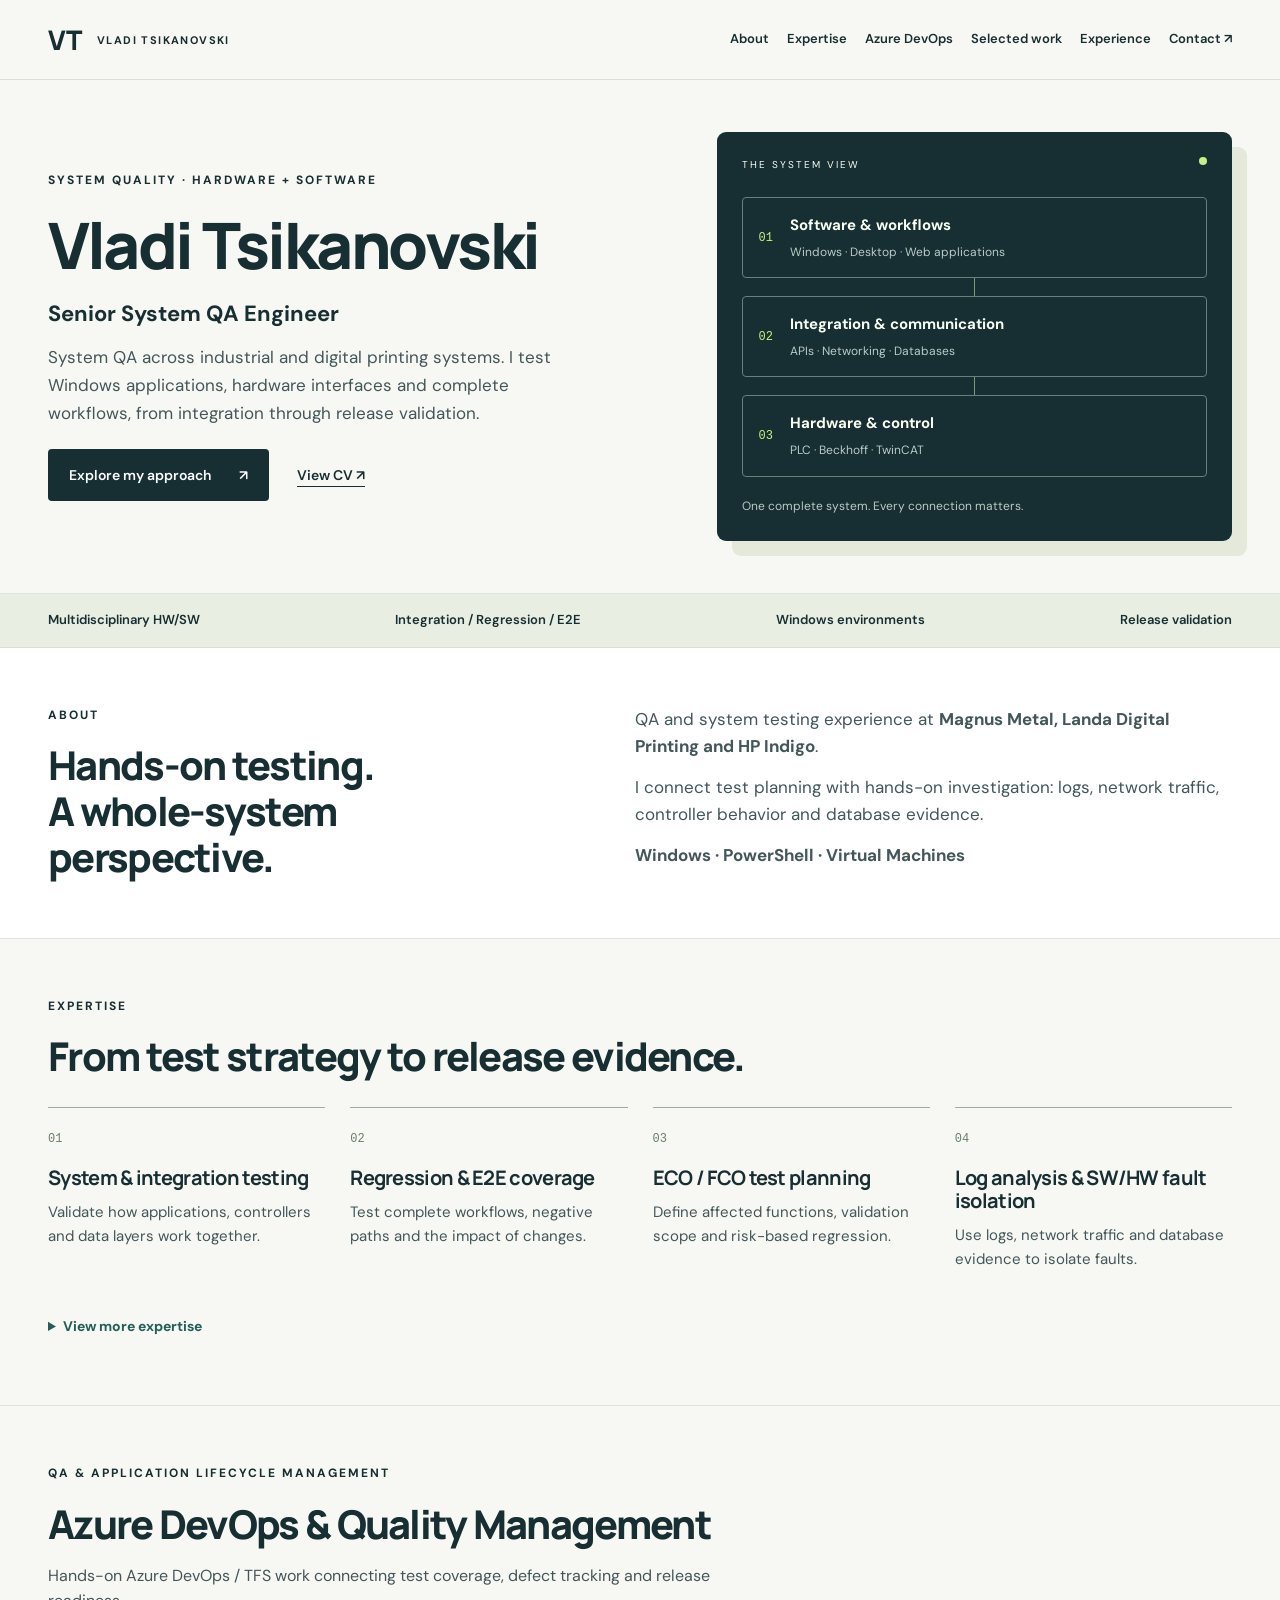
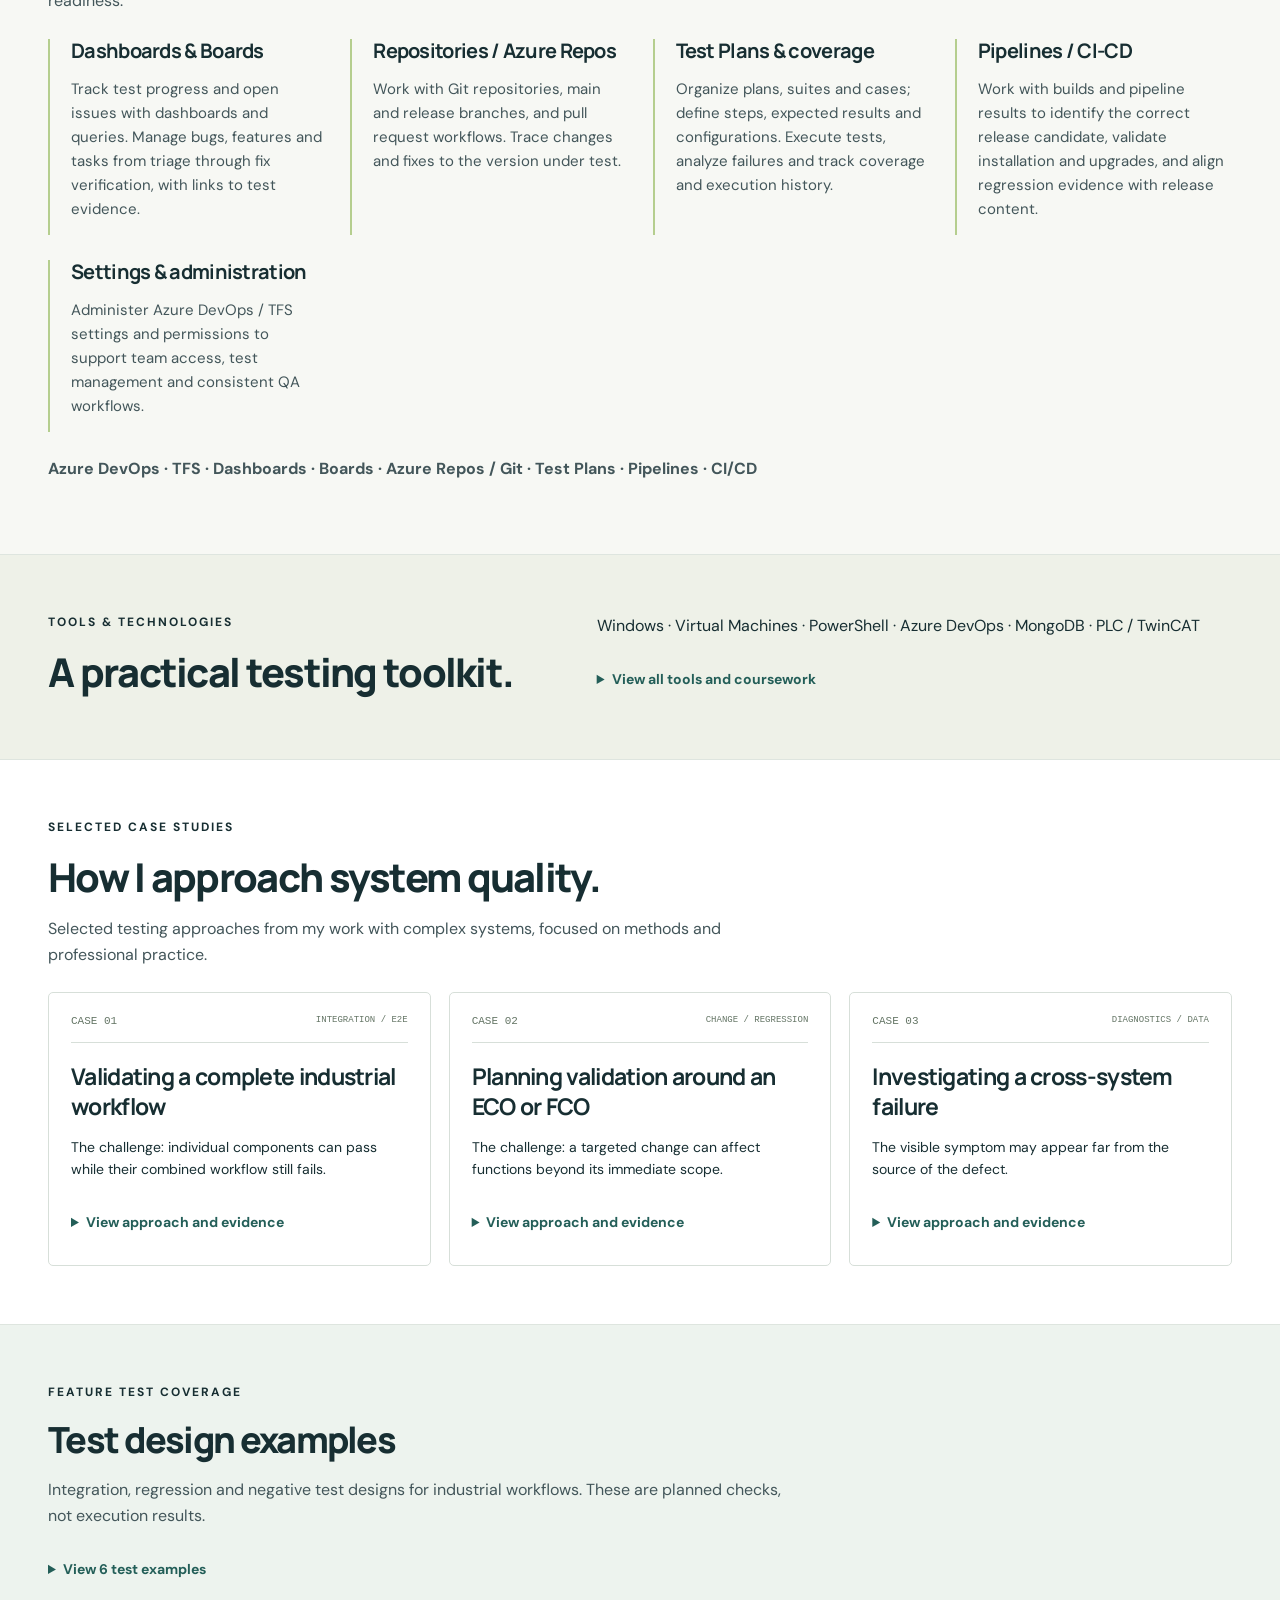
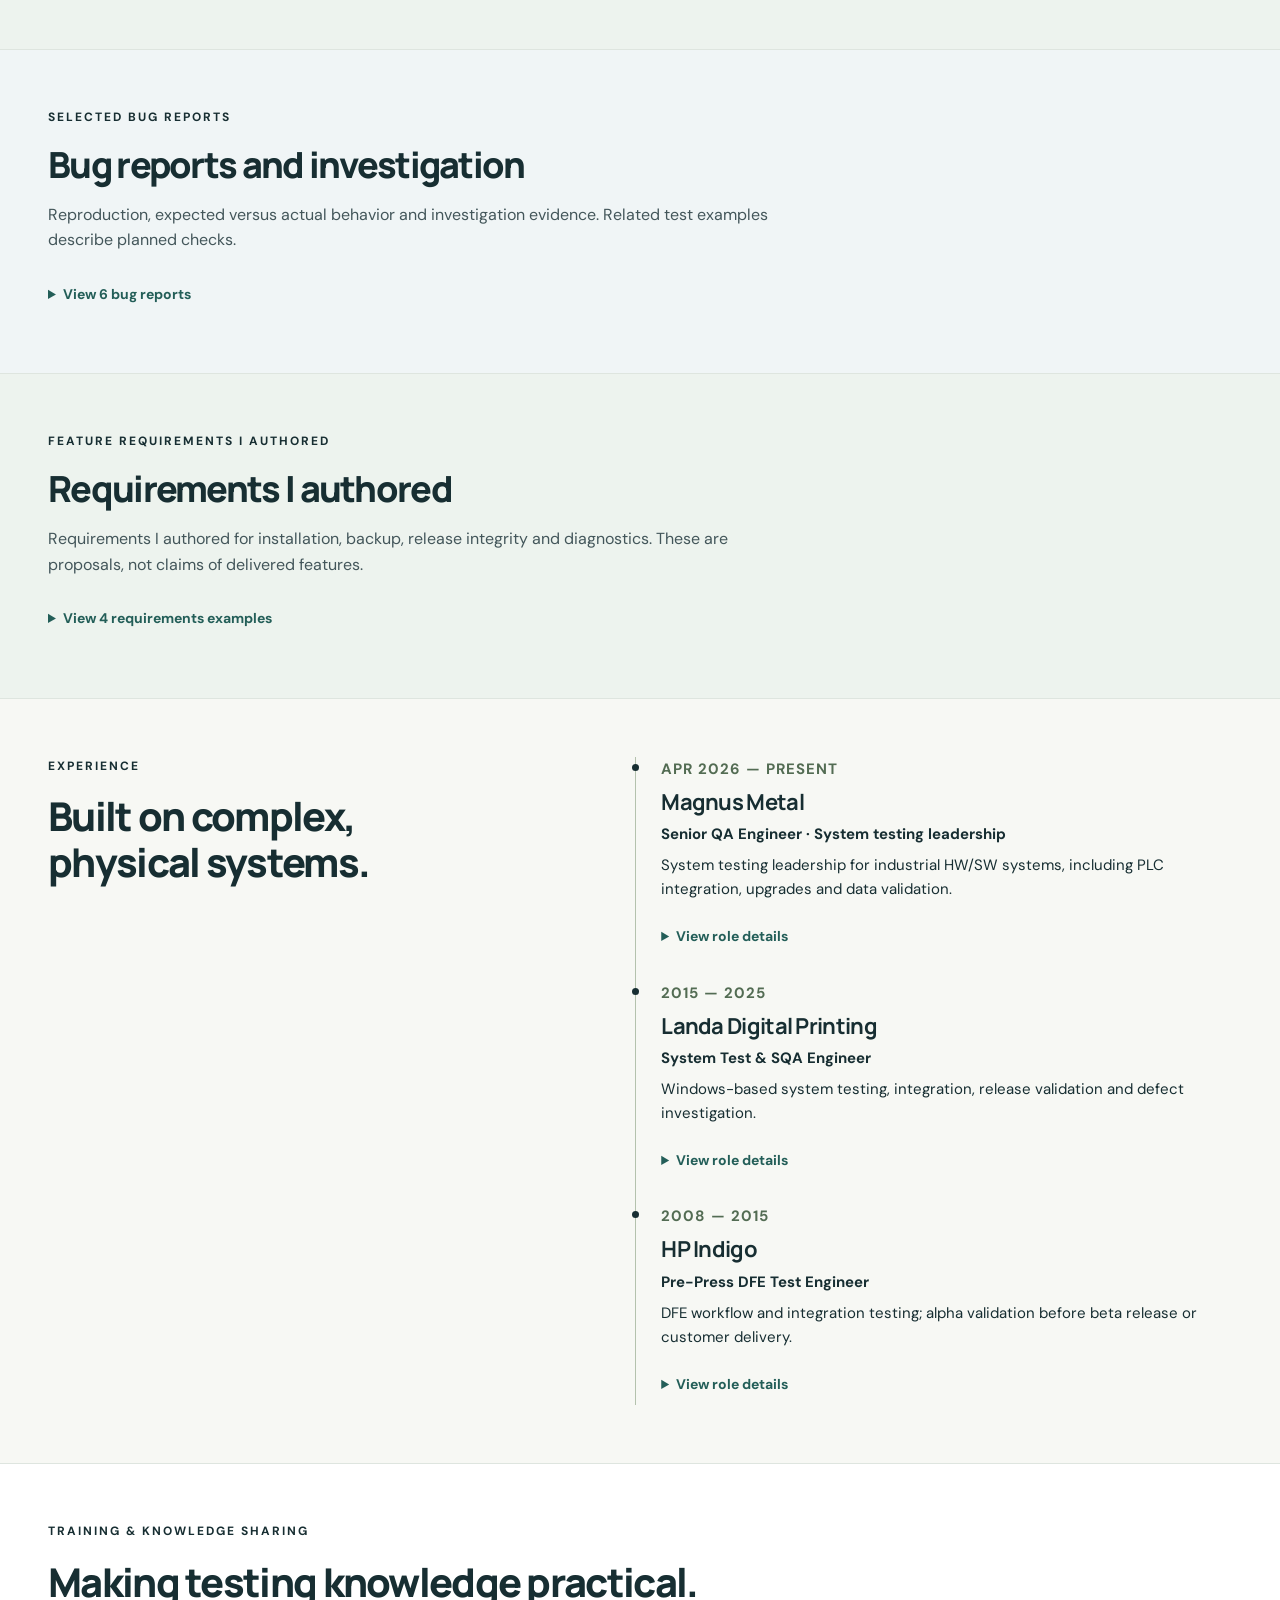
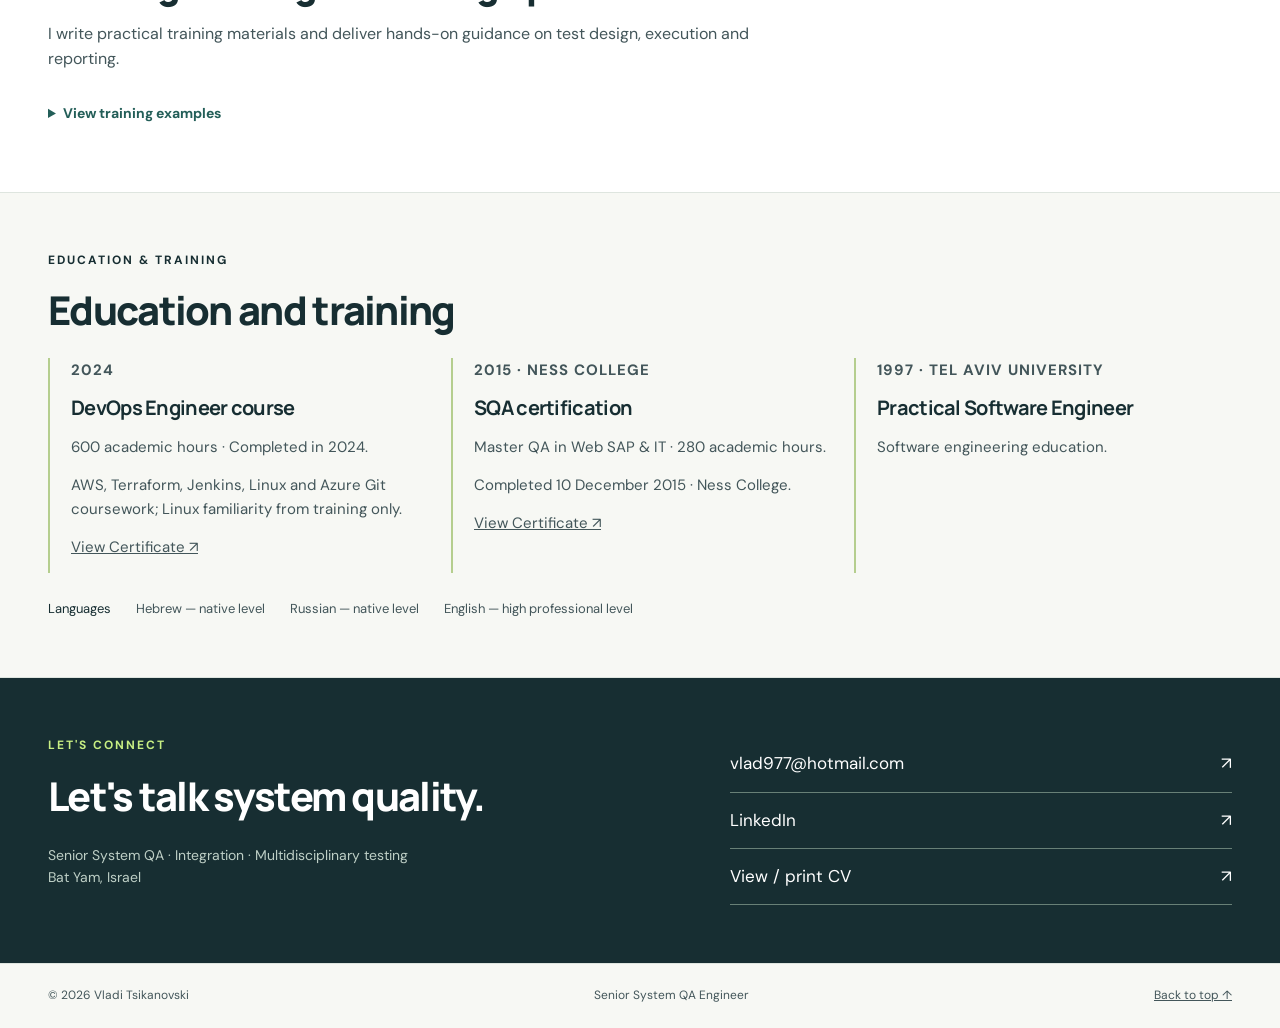
<file: index.html>
<!doctype html>
<html lang="en"><head><meta charset="utf-8"><meta name="viewport" content="width=device-width,initial-scale=1"><meta name="description" content="Vladi Tsikanovski — Senior System QA Engineer. Multidisciplinary hardware/software, Windows, integration, regression and end-to-end testing."><meta name="theme-color" content="#142e32"><title>Vladi Tsikanovski | Senior System QA Engineer</title><link rel="stylesheet" href="style.css?v=feedback-20260914"></head>

<body><a class="skip" href="#main">Skip to content</a><header><a class="brand" href="#">VT<span>VLADI TSIKANOVSKI</span></a><nav aria-label="Main navigation"><a href="#about">About</a><a href="#expertise">Expertise</a><a href="#azure-devops">Azure DevOps</a><a href="#work">Selected work</a><a href="#experience">Experience</a><a href="#contact">Contact ↗</a></nav></header>

<main id="main"><section class="hero"><div><p class="eyebrow">SYSTEM QUALITY · HARDWARE + SOFTWARE</p><h1>Vladi Tsikanovski</h1><p class="intro"><strong>Senior System QA Engineer</strong></p><p class="lede">System QA across industrial and digital printing systems. I test Windows applications, hardware interfaces and complete workflows, from integration through release validation.</p><div class="actions"><a class="button" href="#work">Explore my approach <span>↗</span></a><a class="text-link" href="cv.html">View CV ↗</a></div></div><aside class="system" aria-label="Testing focus"><div class="system-top"><span>THE SYSTEM VIEW</span><span class="dot"></span></div><div class="layer"><span>01</span><div><b>Software &amp; workflows</b><small>Windows · Desktop · Web applications</small></div></div><div class="connector"></div><div class="layer"><span>02</span><div><b>Integration &amp; communication</b><small>APIs · Networking · Databases</small></div></div><div class="connector"></div><div class="layer"><span>03</span><div><b>Hardware &amp; control</b><small>PLC · Beckhoff · TwinCAT</small></div></div><p class="system-foot">One complete system. Every connection matters.</p></aside></section>

<div class="ribbon"><span>Multidisciplinary HW/SW</span><span>Integration / Regression / E2E</span><span>Windows environments</span><span>Release validation</span></div>

<section id="about" class="split"><div><p class="eyebrow">ABOUT</p><h2>Hands-on testing.<br>A whole-system perspective.</h2></div><div class="body-copy"><p>QA and system testing experience at <strong>Magnus Metal, Landa Digital Printing and HP Indigo</strong>.</p><p>I connect test planning with hands-on investigation: logs, network traffic, controller behavior and database evidence.</p><p><strong>Windows · PowerShell · Virtual Machines</strong></p></div></section>

<section id="expertise"><p class="eyebrow">EXPERTISE</p><h2>From test strategy to release evidence.</h2><div class="grid expertise"><article><span class="number">01</span><h3>System &amp; integration testing</h3><p>Validate how applications, controllers and data layers work together.</p></article><article><span class="number">02</span><h3>Regression &amp; E2E coverage</h3><p>Test complete workflows, negative paths and the impact of changes.</p></article><article><span class="number">03</span><h3>ECO / FCO test planning</h3><p>Define affected functions, validation scope and risk-based regression.</p></article><article><span class="number">04</span><h3>Log analysis &amp; SW/HW fault isolation</h3><p>Use logs, network traffic and database evidence to isolate faults.</p></article></div><details class="more"><summary>View more expertise</summary><div class="grid expertise"><article><span class="number">05</span><h3>API testing</h3><p>Validate requests, responses, status codes and data consistency, including error handling and negative scenarios across system interfaces.</p></article><article><span class="number">06</span><h3>Desktop &amp; web applications</h3><p>Test functional behavior and complete user workflows across Windows desktop and web applications, with integration and regression coverage.</p></article><article><span class="number">07</span><h3>Version &amp; release content management</h3><p>Track builds and release scope: included features, fixes and known issues. Align test coverage and results with the relevant version and configuration.</p></article><article><span class="number">08</span><h3>Installation &amp; upgrade validation</h3><p>Install and validate builds, check upgrades and environment configuration, and run post-installation sanity and regression tests on physical systems and virtual machines.</p></article></div></details></section>

<section id="azure-devops" aria-labelledby="azure-devops-title"><p class="eyebrow">QA &amp; APPLICATION LIFECYCLE MANAGEMENT</p><h2 id="azure-devops-title">Azure DevOps &amp; Quality Management</h2><p class="section-intro">Hands-on Azure DevOps / TFS work connecting test coverage, defect tracking and release readiness.</p><div class="grid education" style="grid-template-columns:repeat(auto-fit,minmax(min(100%,260px),1fr))"><article><h3>Dashboards &amp; Boards</h3><p>Track test progress and open issues with dashboards and queries. Manage bugs, features and tasks from triage through fix verification, with links to test evidence.</p></article><article><h3>Repositories / Azure Repos</h3><p>Work with Git repositories, main and release branches, and pull request workflows. Trace changes and fixes to the version under test.</p></article><article><h3>Test Plans &amp; coverage</h3><p>Organize plans, suites and cases; define steps, expected results and configurations. Execute tests, analyze failures and track coverage and execution history.</p></article><article><h3>Pipelines / CI-CD</h3><p>Work with builds and pipeline results to identify the correct release candidate, validate installation and upgrades, and align regression evidence with release content.</p></article><article><h3>Settings &amp; administration</h3><p>Administer Azure DevOps / TFS settings and permissions to support team access, test management and consistent QA workflows.</p></article></div><p class="section-intro" style="margin-top:24px"><strong>Azure DevOps · TFS · Dashboards · Boards · Azure Repos / Git · Test Plans · Pipelines · CI/CD</strong></p></section>

<section id="tools" class="tools"><div><p class="eyebrow">TOOLS &amp; TECHNOLOGIES</p><h2>A practical testing toolkit.</h2></div><div><p>Windows · Virtual Machines · PowerShell · Azure DevOps · MongoDB · PLC / TwinCAT</p><details class="more"><summary>View all tools and coursework</summary><dl><div><dt>Environments</dt><dd>Windows <i>·</i> Virtual Machines <i>·</i> PowerShell</dd></div><div><dt>Quality &amp; delivery</dt><dd>Azure DevOps / TFS <i>·</i> Azure Repos / Git <i>·</i> GitHub <i>·</i> Visual Studio (prior hands-on experience) <i>·</i> STP / STD <i>·</i> Test plans <i>·</i> Release content tracking <i>·</i> Test progress reports</dd></div><div><dt>Data validation</dt><dd>MongoDB <i>·</i> Microsoft SQL Server</dd></div><div><dt>Industrial control</dt><dd>PLC <i>·</i> Beckhoff <i>·</i> TwinCAT <i>·</i> CODESYS</dd></div><div><dt>Networking</dt><dd>Wireshark <i>·</i> TCP/IP <i>·</i> MODBUS</dd></div><div><dt>Coursework familiarity</dt><dd>Linux, AWS, Terraform and Jenkins: familiarity from DevOps coursework. Windows is my professional working environment.</dd></div></dl></details></div></section>

<section id="work"><p class="eyebrow">SELECTED CASE STUDIES</p><h2>How I approach system quality.</h2><p class="section-intro">Selected testing approaches from my work with complex systems, focused on methods and professional practice.</p><div class="cases"><article><div class="case-label">CASE 01 <span>INTEGRATION / E2E</span></div><h3>Validating a complete industrial workflow</h3><p class="challenge">The challenge: individual components can pass while their combined workflow still fails.</p><details class="more"><summary>View approach and evidence</summary><dl><dt>Approach</dt><dd>Map expected behavior across the Windows application, control interfaces and data layer. Define prerequisites, execute normal and negative paths, and correlate observable behavior with logs and stored data.</dd><dt>Evidence to capture</dt><dd>Reproducible steps, environment and version details, expected versus actual behavior, and focused evidence for cross-functional triage.</dd></dl></details></article><article><div class="case-label">CASE 02 <span>CHANGE / REGRESSION</span></div><h3>Planning validation around an ECO or FCO</h3><p class="challenge">The challenge: a targeted change can affect functions beyond its immediate scope.</p><details class="more"><summary>View approach and evidence</summary><dl><dt>Approach</dt><dd>Identify affected requirements and interfaces, establish a baseline, and combine targeted validation with risk-based regression and relevant end-to-end workflows.</dd><dt>Evidence to capture</dt><dd>A traceable test plan, configuration records, execution results and clearly documented remaining issues for the release decision.</dd></dl></details></article><article><div class="case-label">CASE 03 <span>DIAGNOSTICS / DATA</span></div><h3>Investigating a cross-system failure</h3><p class="challenge">The visible symptom may appear far from the source of the defect.</p><details class="more"><summary>View approach and evidence</summary><dl><dt>Approach</dt><dd>Reproduce the scenario in a controlled environment, analyze application and system logs, align timestamps, inspect relevant network traffic with Wireshark, and validate database state with MongoDB or SQL Server. Use the combined evidence to isolate whether the fault originates in software, hardware, communication or configuration.</dd><dt>Evidence to capture</dt><dd>A concise defect report connecting the symptom, sequence of events and supporting observations, followed by fix verification and regression checks.</dd></dl></details></article></div></section>

<section id="feature-requirements"><p class="eyebrow">FEATURE TEST COVERAGE</p><h2>Test design examples</h2><p class="section-intro">Integration, regression and negative test designs for industrial workflows. These are planned checks, not execution results.</p><details class="more"><summary>View 6 test examples</summary><div class="bug-table-wrap"><table class="bug-table"><caption class="sr-only">Features and related integration and regression test examples</caption><thead><tr><th scope="col">Feature</th><th scope="col">Test coverage</th><th scope="col">Validation focus</th><th scope="col">Test case</th></tr></thead><tbody><tr><td>Tool Path &amp; robot file generation</td><td><strong>PLC / Robot Integration · Regression · Green Flow</strong></td><td>Validate Tool Path selection through PLC coordination to program-file generation on the correct robot.</td><td><details><summary>View test case<span class="sr-only">: Tool Path &amp; robot file generation</span></summary><dl><dt>Preconditions</dt><dd>An approved QA job in simulation or dry-run mode, a ready target robot, an agreed tool-to-robot mapping and read-only reference files. The operator controls execution; automation monitors. Generated files are not created, edited or deleted manually.</dd><dt>Step 1</dt><dd>Select one approved Tool Path and verify its range, preview and target robot against the test baseline.</dd><dt>Expected result</dt><dd>The selected path, tool and robot agree; unrelated paths are not selected.</dd><dt>Step 2</dt><dd>Record file names, sizes and modification times on target and non-target robots before the test.</dd><dt>Expected result</dt><dd>A baseline is available to distinguish new or updated output from stale files.</dd><dt>Step 3</dt><dd>Have the authorized operator or simulator initiate the selected path once. Monitor UI and PLC status.</dd><dt>Expected result</dt><dd>One simulated request is accepted and UI, PLC and robot selection remain consistent.</dd><dt>Step 4</dt><dd>Inspect the generated robot program files after preparation.</dd><dt>Expected result</dt><dd>Required files are present, non-empty and current. File count and sequence match expectations, with no missing or duplicate sequence entries.</dd><dt>Step 5</dt><dd>Compare output with the selected job and approved reference structure; inspect non-target robots.</dd><dt>Expected result</dt><dd>Job identity, Tool Path and execution order match. No unintended program files are created or modified on non-target robots.</dd><dt>Evidence &amp; regression coverage</dt><dd>Correlate file metadata, transfer status, PLC signals, application logs, events and database records by job and timestamp. Repeat for the supported Tool Paths against their approved robot mappings when validating a changed build.</dd></dl></details></td></tr><tr><td>PLC readiness &amp; start interlocks</td><td><strong>Integration · Regression · Negative</strong></td><td>Check UI/controller agreement, startup progression and blocked-start recovery in simulation.</td><td><details><summary>View test case<span class="sr-only">: PLC readiness &amp; start interlocks</span></summary><dl><dt>State transition and readiness test</dt><dt>Preconditions</dt><dd>An approved simulation job, known readiness baseline and synchronized monitoring.</dd><dt>Step 1</dt><dd>Confirm the initial state in the UI and controller.</dd><dt>Expected result</dt><dd>Both sources agree and no unexpected active or error state is present.</dd><dt>Step 2</dt><dd>Have an authorized operator or simulator initiate the ready scenario.</dd><dt>Expected result</dt><dd>The approved state sequence reaches active execution within the defined timeout.</dd><dt>Step 3</dt><dd>In a separate scenario, make one simulated component unavailable.</dd><dt>Expected result</dt><dd>Execution remains blocked and the unavailable component and reason are identifiable.</dd><dt>Step 4</dt><dd>Restore readiness and perform the approved recovery.</dd><dt>Expected result</dt><dd>Recovery follows the defined behavior without an automatic restart.</dd><dt>Evidence</dt><dd>Correlate application logs, events, controller signals and database records by timestamp and job identity.</dd></dl></details></td></tr><tr><td>PLC emergency signal &amp; recovery</td><td><strong>PLC / HW-SW Integration · Regression</strong></td><td>Verify physical emergency input propagation, blocked execution and recovery without automatic restart.</td><td><details><summary>View test case<span class="sr-only">: PLC emergency signal &amp; recovery</span></summary><dl><dt>Preconditions</dt><dd>Approved simulation activity in a controlled test environment; a trained operator handles the physical control. Automation only monitors.</dd><dt>Step 1</dt><dd>Confirm that UI and PLC agree on the active simulated job.</dd><dt>Expected result</dt><dd>Both sources show the same job and initial state.</dd><dt>Step 2</dt><dd>Have the trained operator activate the designated physical emergency control.</dd><dt>Expected result</dt><dd>The PLC receives the signal; UI and controller reach the expected error state within the approved response time, and simulated activity stops.</dd><dt>Step 3</dt><dd>Inspect status and event records.</dd><dt>Expected result</dt><dd>Execution and resume remain blocked; evidence identifies the physical source without duplicate or malformed records.</dd><dt>Step 4</dt><dd>Have the operator release the control and follow the approved reset procedure.</dd><dt>Expected result</dt><dd>The system reaches the defined recovery state and does not restart automatically.</dd><dt>Evidence</dt><dd>Correlate PLC signals, UI state, application logs, events and database records by timestamp and job identity. Record response time against the approved requirement.</dd></dl></details></td></tr><tr><td>PLC controlled stop sequence</td><td><strong>PLC / HW-SW Integration · Regression</strong></td><td>Verify coordinated stopping, final idle state and consistent command reporting.</td><td><details><summary>View test case<span class="sr-only">: PLC controlled stop sequence</span></summary><dl><dt>Preconditions</dt><dd>An approved simulation job is active; an authorized operator issues Stop while monitoring is synchronized.</dd><dt>Step 1</dt><dd>Compare the active job and state in UI and PLC.</dd><dt>Expected result</dt><dd>The sources agree and the Stop control has the expected availability.</dd><dt>Step 2</dt><dd>Have the operator issue one Stop request.</dd><dt>Expected result</dt><dd>The controller and UI enter the expected stopping sequence once.</dd><dt>Step 3</dt><dd>Monitor pending simulated activity through completion of the stop.</dd><dt>Expected result</dt><dd>No new execution action begins; pending activity ends according to the defined behavior.</dd><dt>Step 4</dt><dd>Verify the final state and logs.</dd><dt>Expected result</dt><dd>The system reaches idle within the approved timeout, records the ordered transition and remains idle until a new authorized request.</dd><dt>Evidence</dt><dd>Correlate PLC signals, UI state, application logs, events and database records by timestamp and job identity. Record response time against the approved requirement.</dd></dl></details></td></tr><tr><td>Recipe &amp; job workflow</td><td><strong>Integration · Regression · Boundary · Negative</strong></td><td>Import and save data, load a job, validate selection and check control states.</td><td><details><summary>View test case<span class="sr-only">: Recipe &amp; job workflow</span></summary><dl><dt>Recipe and job functional test</dt><dt>Preconditions</dt><dd>An idle QA environment and approved valid and invalid input files.</dd><dt>Step 1</dt><dd>Import valid input and save once.</dd><dt>Expected result</dt><dd>One item is saved with matching names, source data and layout values.</dd><dt>Step 2</dt><dd>Load the saved item into the job view.</dd><dt>Expected result</dt><dd>The selected job, quantities and execution range match the saved data.</dd><dt>Step 3</dt><dd>Select a valid range, then try a reversed or out-of-range selection.</dd><dt>Expected result</dt><dd>Valid selections are retained; invalid ranges are rejected and cannot enable execution.</dd><dt>Step 4</dt><dd>Navigate between views and inspect the selected job and Run state without starting it.</dd><dt>Expected result</dt><dd>The correct data and approved control states remain consistent.</dd><dt>Evidence</dt><dd>Record the selected data, control states and expected versus actual behavior.</dd></dl></details></td></tr><tr><td>Diagnostics &amp; counters</td><td><strong>Integration · Regression · Boundary</strong></td><td>Validate source-to-UI values, refresh behavior and navigation consistency.</td><td><details><summary>View test case<span class="sr-only">: Diagnostics &amp; counters</span></summary><dl><dt>Diagnostics and counters functional test</dt><dt>Preconditions</dt><dd>Approved source values, expected units and a configured refresh interval are available.</dd><dt>Step 1</dt><dd>Open a configured diagnostic graph.</dd><dt>Expected result</dt><dd>The title, series, units and timestamps match the selected source.</dd><dt>Step 2</dt><dd>Observe at least two refresh intervals.</dd><dt>Expected result</dt><dd>New values arrive in order without frozen or duplicate points.</dd><dt>Step 3</dt><dd>Select a known counter and compare its value with the approved source.</dd><dt>Expected result</dt><dd>The value, unit and numeric format are accurate.</dd><dt>Step 4</dt><dd>Switch views, search for a missing item, clear the search and reload.</dd><dt>Expected result</dt><dd>The correct current data returns without stale, mixed or duplicate content.</dd><dt>Evidence</dt><dd>Capture source comparisons, timestamps, search results and refresh behavior.</dd></dl></details></td></tr></tbody></table></div></details></section>

<section id="bug-reports"><p class="eyebrow">SELECTED BUG REPORTS</p><h2>Bug reports and investigation</h2><p class="section-intro">Reproduction, expected versus actual behavior and investigation evidence. Related test examples describe planned checks.</p><details class="more"><summary>View 6 bug reports</summary><div class="bug-table-wrap"><table class="bug-table"><caption class="sr-only">Six selected bug reports organized by testing area</caption><thead><tr><th scope="col">Testing area</th><th scope="col">Issue observed</th><th scope="col">Expected vs. actual</th><th scope="col">Investigation</th></tr></thead><tbody><tr><td>INSTALLATION</td><td><strong>First launch fails after an upgrade</strong><p>An updated configuration folder was not deployed to the user profile during installation, leaving files from the previous version in place.</p></td><td>The application should receive the required configuration and launch successfully. Instead, stale configuration remained and the first launch crashed.</td><td><details><summary>View details<span class="sr-only">: First launch fails after an upgrade</span></summary><dl><dt>Reproduction</dt><dd>Install the updated build over an existing installation, inspect the user configuration folder, then launch the application.</dd><dt>Investigation &amp; reporting</dt><dd>Compared installed and user-profile configuration files and identified an unhandled exception in the application log. Manually copying the updated configuration restored application startup. This was a workaround, not evidence of a permanent installer fix.</dd><dt>Related test example</dt><dd>Post-upgrade startup and configuration</dd><dt>Test coverage</dt><dd>Post-upgrade sanity test</dd><dt>Preconditions</dt><dd>An approved upgrade is complete and a pre-upgrade configuration and data baseline is available.</dd><dt>Steps</dt><dd>Confirm the installed build and installer log. Launch the application and monitor initialization. Compare configuration and retained data with the baseline. Open the main application views.</dd><dt>Expected result</dt><dd>The expected build starts within the defined timeout, required services stay healthy, and approved configuration and data remain intact.</dd><dt>Evidence &amp; logs</dt><dd>Review application logs and Windows Event Viewer for the launch period; correlate timestamps with service status and browser Console/Network errors.</dd></dl></details></td></tr><tr><td>FUNCTIONALITY · WORKFLOW SEQUENCING</td><td><strong>Workflow advances before all repetitions finish</strong><p>A multi-step job advanced to its next processing stage after the first repetition, although additional repetitions remained.</p></td><td>All configured repetitions should finish before the next stage starts. Instead, the workflow advanced early.</td><td><details><summary>View details<span class="sr-only">: Workflow advances before all repetitions finish</span></summary><dl><dt>Reproduction</dt><dd>Load a job with more than one repetition and a subsequent processing stage. Run it and observe the transition after the first repetition.</dd><dt>Investigation &amp; reporting</dt><dd>Documented the triggering job configuration and the precise transition where expected and actual behavior diverged.</dd></dl></details></td></tr><tr><td>FUNCTIONALITY · CONSECUTIVE JOBS</td><td><strong>A different job cannot start after completion</strong><p>After one job completed successfully, selecting a different job did not make the start action available.</p></td><td>A newly selected valid job should be runnable. Instead, the start control was unavailable.</td><td><details><summary>View details<span class="sr-only">: A different job cannot start after completion</span></summary><dl><dt>Reproduction</dt><dd>Complete one job, load a different job, select it for execution and inspect the start control.</dd><dt>Investigation &amp; reporting</dt><dd>Captured the sequence across consecutive jobs and the resulting UI state, distinguishing the issue from an initial-start scenario.</dd><dt>Related test example</dt><dd>Job selection and start-control availability</dd><dt>Test coverage</dt><dd>Recipe and job functional test; related coverage for this defect</dd><dt>Preconditions</dt><dd>A valid QA job is loaded in an idle test environment. This example checks selection and control state without starting execution.</dd><dt>Steps</dt><dd>Check that the selected job details match the saved input. Select a valid execution range and inspect Run availability. Try an invalid range, restore the valid selection, and recheck the control state.</dd><dt>Expected result</dt><dd>Displayed job data matches the selection. Invalid ranges cannot enable Run; valid selections expose the approved control state. The consecutive-job reproduction above provides the additional defect-specific context.</dd><dt>Evidence &amp; logs</dt><dd>Capture the selected job, range and Run state for each step, with expected and actual results. This selection test alone does not prove that the consecutive-job defect is fixed.</dd></dl></details></td></tr><tr><td>FUNCTIONALITY · STATE TRANSITIONS</td><td><strong>Start command leads directly to a stopped state</strong><p>The system moved from idle directly to a stopped state when the user requested execution.</p></td><td>The system should enter its active execution state and begin the job. Instead, it entered a stopped state immediately.</td><td><details><summary>View details<span class="sr-only">: Start command leads directly to a stopped state</span></summary><dl><dt>Reproduction</dt><dd>Load and select a job, confirm the system is idle, then issue the start command.</dd><dt>Investigation &amp; reporting</dt><dd>Reported the precondition, triggering action and unexpected state transition to support focused investigation.</dd><dt>Related test example</dt><dd>Start-state transition and readiness checks</dd><dt>Test coverage</dt><dd>State-machine positive and negative tests</dd><dt>Preconditions</dt><dd>Use an approved simulation job with synchronized monitoring and a known readiness baseline. An authorized operator or simulator initiates execution.</dd><dt>Steps</dt><dd>Compare UI and controller states before the trigger. Monitor progression to active execution when all required components are ready. In a separate negative scenario, make one simulated component unavailable and observe the blocked transition and recovery.</dd><dt>Expected result</dt><dd>The ready scenario reaches active execution within the approved timeout. The unavailable-component scenario blocks execution with an identifiable reason; restoring readiness does not automatically restart the job.</dd><dt>Evidence &amp; logs</dt><dd>Correlate UI status, controller signals, application logs, events and database records by timestamp and job identity to distinguish software-state errors from component readiness issues.</dd></dl></details></td></tr><tr><td>DATA · PLC / MONGODB INTEGRATION</td><td><strong>Controller parameters stored in an invalid format</strong><p>Parameters transferred from an industrial controller were persisted in MongoDB in a format inconsistent with the expected schema.</p></td><td>Incoming parameters should be serialized according to the expected schema. Instead, the stored format was invalid, creating data inconsistencies.</td><td><details><summary>View details<span class="sr-only">: Controller parameters stored in an invalid format</span></summary><dl><dt>Reproduction</dt><dd>Trigger a controller data transfer and inspect the stored documents in MongoDB.</dd><dt>Investigation &amp; reporting</dt><dd>Inspected raw documents and reported the format mismatch. The report requested an update to the relevant data-type definition; the supplied evidence does not establish a verified fix.</dd></dl></details></td></tr><tr><td>UI · PROGRESS REPORTING</td><td><strong>Progress reaches 100% before the job finishes</strong><p>A multi-stage job displayed full completion at the start of an unfinished final segment, then recalculated progress during a later step.</p></td><td>Progress should reflect actual completion throughout execution. Instead, the UI displayed 100% while work remained.</td><td><details><summary>View details<span class="sr-only">: Progress reaches 100% before the job finishes</span></summary><dl><dt>Reproduction</dt><dd>Run a job with multiple segments and processing steps, and observe the progress indicator as execution enters the final segment.</dd><dt>Investigation &amp; reporting</dt><dd>Correlated the displayed progress with execution-log entries identifying the current repetition and completed processing step, helping pinpoint the boundary where the indicator became inaccurate.</dd></dl></details></td></tr></tbody></table></div></details></section>

<section id="authored-features"><p class="eyebrow">FEATURE REQUIREMENTS I AUTHORED</p><h2>Requirements I authored</h2><p class="section-intro">Requirements I authored for installation, backup, release integrity and diagnostics. These are proposals, not claims of delivered features.</p><details class="more"><summary>View 4 requirements examples</summary><div class="bug-table-wrap"><table class="bug-table"><caption class="sr-only">Four feature proposals and requirements I authored</caption><thead><tr><th scope="col">Area</th><th scope="col">Feature</th><th scope="col">Need &amp; objective</th><th scope="col">Requirements</th></tr></thead><tbody><tr><td>CI/CD · RELEASE INTEGRITY</td><td><strong>Automated code signing in the release pipeline</strong></td><td>Improve Windows artifact trust, binary integrity and release consistency.</td><td><details><summary>View requirements<span class="sr-only">: Automated code signing in the release pipeline</span></summary><dl><dt>Requirements I wrote</dt><dd>Proposed integrating an Azure-hosted signing service with Azure DevOps for executable files, libraries and installers.</dd><dt>Defined scope &amp; expected behavior</dt><dd>Keep signing keys protected outside build agents and automate signing during artifact preparation.</dd></dl></details></td></tr><tr><td>INSTALLATION · DATA PROTECTION</td><td><strong>Automatic MongoDB backup and restore</strong></td><td>Protect existing application data during installation and upgrades.</td><td><details><summary>View requirements<span class="sr-only">: Automatic MongoDB backup and restore</span></summary><dl><dt>Requirements I wrote</dt><dd>Specified existing-database detection, timestamped backup and validation before installation, followed by restore and schema-compatibility checks.</dd><dt>Defined scope &amp; expected behavior</dt><dd>Proceed only after a confirmed backup; verify restored collections, retain diagnostic logs and provide clear failure and recovery handling.</dd></dl></details></td></tr><tr><td>OFFLINE UPGRADES · RECOVERY</td><td><strong>Local backup before system changes</strong></td><td>Preserve recoverable application files, configuration and database data during offline updates.</td><td><details><summary>View requirements<span class="sr-only">: Local backup before system changes</span></summary><dl><dt>Requirements I wrote</dt><dd>Defined mandatory local backup before modifications, with separate application, configuration and database assets for independent verification and recovery.</dd><dt>Defined scope &amp; expected behavior</dt><dd>Operate offline, preserve the previous system assets, create a consistent database export and keep persistent recovery data separate from temporary staging.</dd></dl></details></td></tr><tr><td>DIAGNOSTICS · INSTALLATION LOGS</td><td><strong>Traceable installer execution and version reporting</strong></td><td>Show what changed during deployment, which components failed and why.</td><td><details><summary>View requirements<span class="sr-only">: Traceable installer execution and version reporting</span></summary><dl><dt>Requirements I wrote</dt><dd>Specified timestamps, execution privileges and OS context; component results and installed versions; skip and failure categories; and a final environment and connectivity summary.</dd><dt>Defined scope &amp; expected behavior</dt><dd>Distinguish existing-version skips, permission or security blocks and installer errors. Summarize successful, skipped and failed components and retain logs for troubleshooting.</dd></dl></details></td></tr></tbody></table></div></details></section>



<section id="experience" class="split experience"><div><p class="eyebrow">EXPERIENCE</p><h2>Built on complex,<br>physical systems.</h2></div><div class="timeline"><article><p class="date">APR 2026 — PRESENT</p><h3>Magnus Metal</h3><p class="role">Senior QA Engineer · System testing leadership</p><p>System testing leadership for industrial HW/SW systems, including PLC integration, upgrades and data validation.</p><details class="more"><summary>View role details</summary><p>End-to-end testing of multidisciplinary industrial systems; validation in Beckhoff and TwinCAT environments; PowerShell tooling, MongoDB validation and cross-functional test planning. Build installation and upgrade validation, log analysis and SW/HW fault isolation.</p></details></article><article><p class="date">2015 — 2025</p><h3>Landa Digital Printing</h3><p class="role">System Test &amp; SQA Engineer</p><p>Windows-based system testing, integration, release validation and defect investigation.</p><details class="more"><summary>View role details</summary><p>Windows-based multidisciplinary system testing, integration and E2E coverage, release validation, bug triage and root-cause investigation. Azure DevOps/TFS administration, PowerShell, network validation and SQL Server testing. Version and release content management, plus creation of technical training materials and delivery of team training.</p></details></article><article><p class="date">2008 — 2015</p><h3>HP Indigo</h3><p class="role">Pre-Press DFE Test Engineer</p><p>DFE workflow and integration testing; alpha validation before beta release or customer delivery.</p><details class="more"><summary>View role details</summary><p>DFE workflow and system integration validation with Esko and HP Production Pro. Alpha testing against approved test plans before beta release or customer delivery.</p></details></article></div></section>

<section id="training"><p class="eyebrow">TRAINING &amp; KNOWLEDGE SHARING</p><h2>Making testing knowledge practical.</h2><p class="section-intro">I write practical training materials and deliver hands-on guidance on test design, execution and reporting.</p><details class="more"><summary>View training examples</summary><div class="grid education"><article><p class="date">MATERIAL DEVELOPMENT</p><h3>Practical guides &amp; presentations</h3><p>Write structured training materials with step-by-step instructions for test planning, execution, analysis and reporting.</p></article><article><p class="date">TRAINING DELIVERY</p><h3>Hands-on team guidance</h3><p>Deliver technical training, demonstrate testing workflows and guide colleagues through practical use of test management tools.</p></article><article><p class="date">SELECTED AUTHORING EXAMPLE · 2021</p><h3>Test design, execution &amp; reporting in TFS</h3><p>Authored a training presentation covering test plans and suites, test cases, configurations, parameters, execution history, failure analysis and progress reporting.</p></article></div></details></section>

<section id="education"><p class="eyebrow">EDUCATION &amp; TRAINING</p><h2>Education and training</h2><div class="grid education"><article><p class="date">2024</p><h3>DevOps Engineer course</h3><p>600 academic hours · Completed in 2024.</p><p>AWS, Terraform, Jenkins, Linux and Azure Git coursework; Linux familiarity from training only.</p><p><a href="devops-certificate.png" target="_blank" rel="noopener noreferrer">View Certificate ↗</a></p></article><article><p class="date">2015 · NESS COLLEGE</p><h3>SQA certification</h3><p>Master QA in Web SAP &amp; IT · 280 academic hours.</p><p>Completed 10 December 2015 · Ness College.</p><p><a href="sqa-certificate.png" target="_blank" rel="noopener noreferrer">View Certificate ↗</a></p></article><article><p class="date">1997 · TEL AVIV UNIVERSITY</p><h3>Practical Software Engineer</h3><p>Software engineering education.</p></article></div><p class="languages">Languages <span>Hebrew — native level</span><span>Russian — native level</span><span>English — high professional level</span></p></section>

<section id="contact" class="contact"><div><p class="eyebrow">LET'S CONNECT</p><h2>Let's talk system quality.</h2><p>Senior System QA · Integration · Multidisciplinary testing<br>Bat Yam, Israel</p></div><div class="contact-links"><a href="mailto:vlad977@hotmail.com">vlad977@hotmail.com <span>↗</span></a><a href="https://www.linkedin.com/in/vladi-tsikanovski-796a8951/" target="_blank" rel="noopener noreferrer">LinkedIn <span>↗</span></a><a href="cv.html">View / print CV <span>↗</span></a></div></section></main><footer><span>© 2026 Vladi Tsikanovski</span><span>Senior System QA Engineer</span><a href="#">Back to top ↑</a></footer></body></html>
</file>
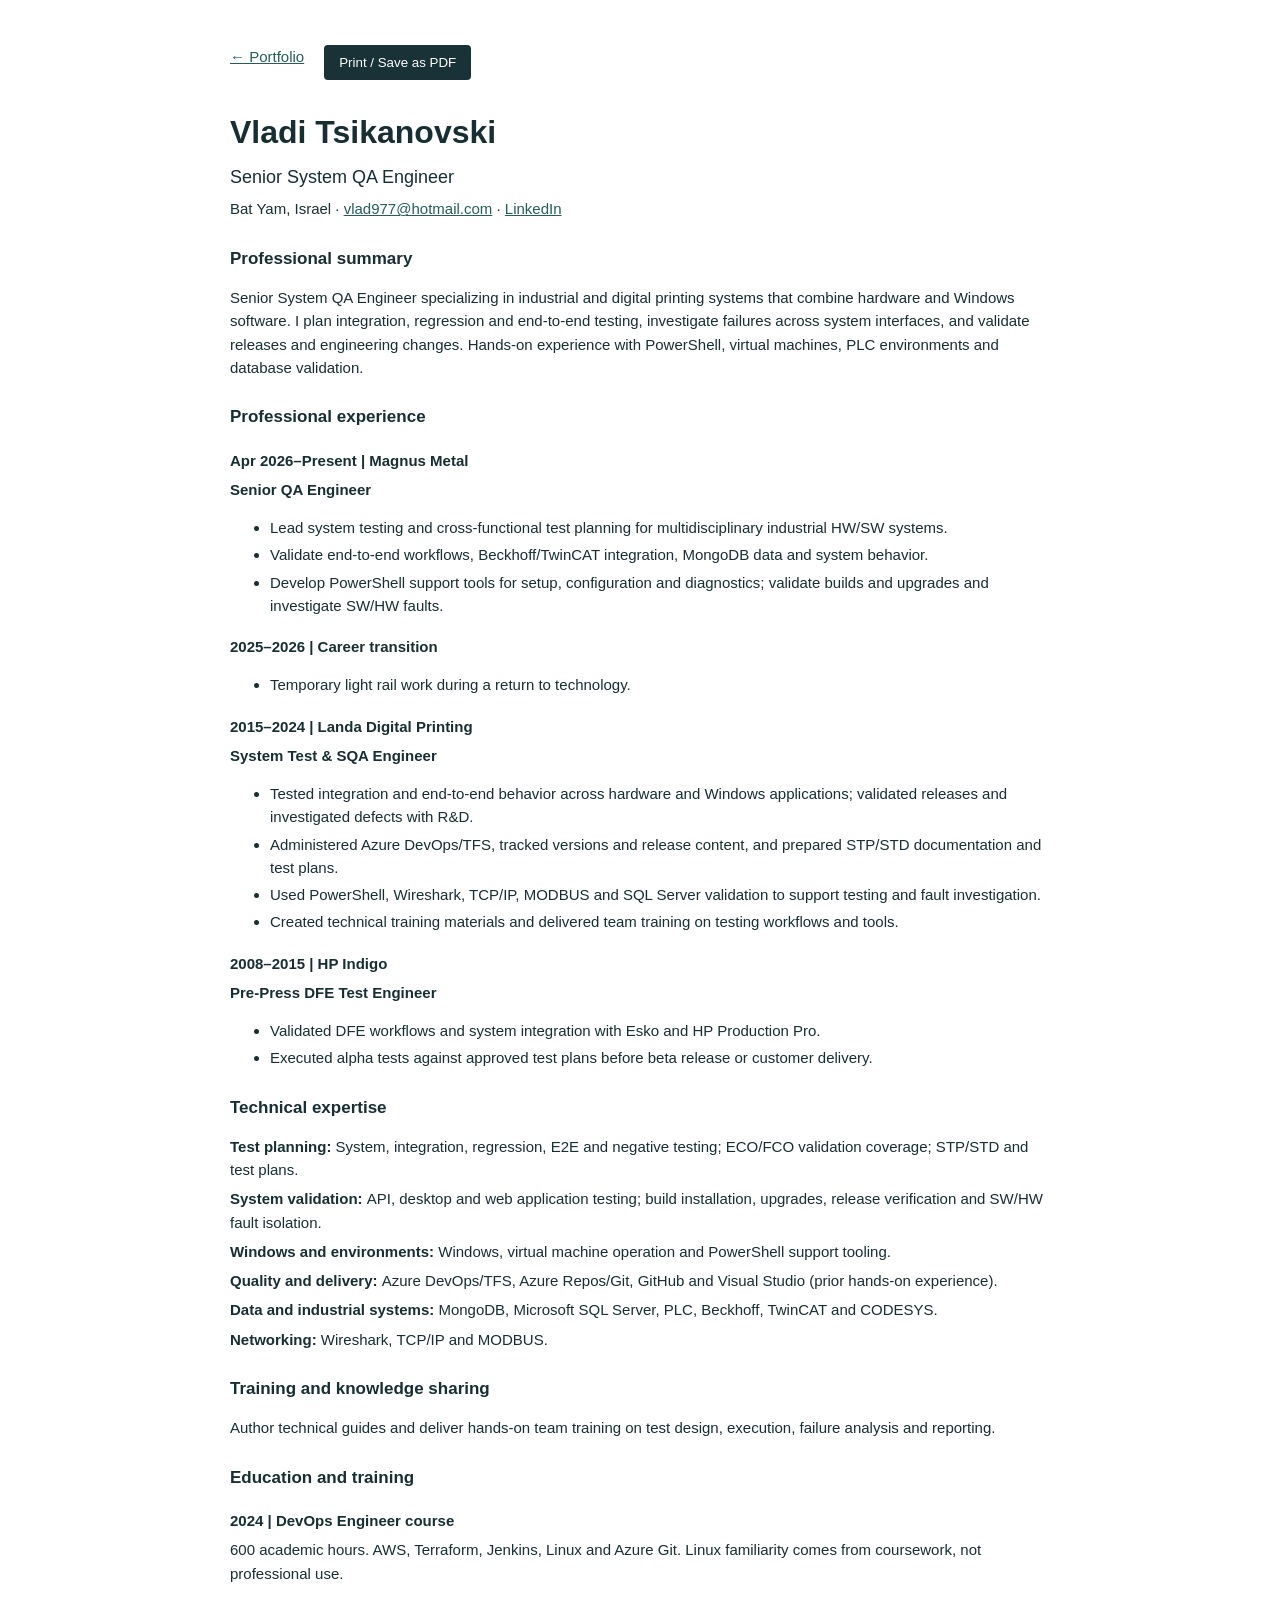
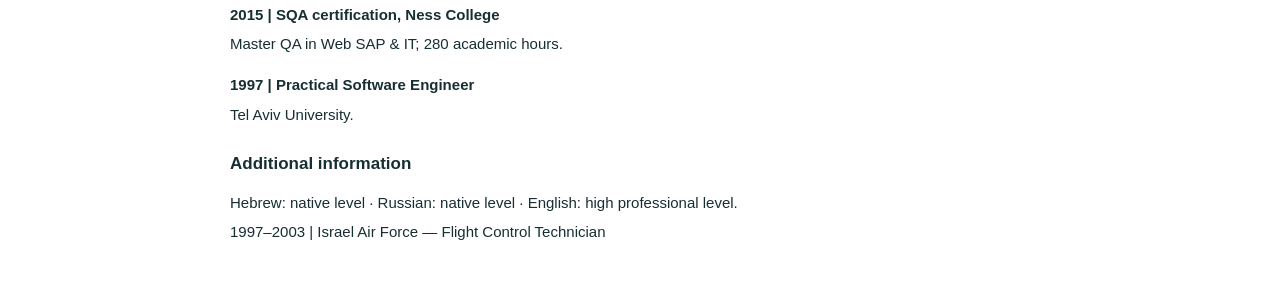
<file: cv.html>
<!doctype html>
<html lang="en"><head><meta charset="utf-8"><meta name="viewport" content="width=device-width,initial-scale=1"><title>Vladi Tsikanovski — CV</title><style>body{font:15px/1.55 Arial,sans-serif;color:#183237;max-width:820px;margin:45px auto;padding:0 25px}h1{font-size:32px;margin-bottom:4px}h2{font-size:17px;border-bottom:1px solid #bbc9c4;padding-bottom:6px;margin-top:25px}h3{font-size:15px;margin:18px 0 4px}p{margin:6px 0}a{color:#235e58}li{margin:4px 0}.subtitle{font-size:18px}nav{display:flex;gap:20px;margin-bottom:28px}button{background:#183237;color:white;border:0;padding:10px 15px;border-radius:4px;cursor:pointer}@media print{body{font-size:10.5pt;margin:0;max-width:none;padding:0}nav{display:none}h1{font-size:23pt}h2{font-size:13pt;margin-top:16px}h3{font-size:11pt;margin-top:12px}a{color:inherit;text-decoration:none}@page{size:A4;margin:15mm}section{break-inside:avoid}} h2{border:0;padding-bottom:0}body{color:#172e32}section{margin-bottom:16px}@media print{.skills{break-before:page}li{margin:5px 0}}</style></head><body><nav><a href="index.html">← Portfolio</a><button onclick="window.print()">Print / Save as PDF</button></nav><h1>Vladi Tsikanovski</h1><p class="subtitle">Senior System QA Engineer</p><p>Bat Yam, Israel · <a href="mailto:vlad977@hotmail.com">vlad977@hotmail.com</a> · <a href="https://www.linkedin.com/in/vladi-tsikanovski-796a8951/">LinkedIn</a></p><section><h2>Professional summary</h2><p>Senior System QA Engineer specializing in industrial and digital printing systems that combine hardware and Windows software. I plan integration, regression and end-to-end testing, investigate failures across system interfaces, and validate releases and engineering changes. Hands-on experience with PowerShell, virtual machines, PLC environments and database validation.</p></section><h2>Professional experience</h2><section><h3>Apr 2026–Present | Magnus Metal</h3><p><strong>Senior QA Engineer</strong></p><ul><li>Lead system testing and cross-functional test planning for multidisciplinary industrial HW/SW systems.</li><li>Validate end-to-end workflows, Beckhoff/TwinCAT integration, MongoDB data and system behavior.</li><li>Develop PowerShell support tools for setup, configuration and diagnostics; validate builds and upgrades and investigate SW/HW faults.</li></ul></section><section><h3>2025–2026 | Career transition</h3><ul><li>Temporary light rail work during a return to technology.</li></ul></section><section><h3>2015–2024 | Landa Digital Printing</h3><p><strong>System Test &amp; SQA Engineer</strong></p><ul><li>Tested integration and end-to-end behavior across hardware and Windows applications; validated releases and investigated defects with R&amp;D.</li><li>Administered Azure DevOps/TFS, tracked versions and release content, and prepared STP/STD documentation and test plans.</li><li>Used PowerShell, Wireshark, TCP/IP, MODBUS and SQL Server validation to support testing and fault investigation.</li><li>Created technical training materials and delivered team training on testing workflows and tools.</li></ul></section><section><h3>2008–2015 | HP Indigo</h3><p><strong>Pre-Press DFE Test Engineer</strong></p><ul><li>Validated DFE workflows and system integration with Esko and HP Production Pro.</li><li>Executed alpha tests against approved test plans before beta release or customer delivery.</li></ul></section><section class="skills"><h2>Technical expertise</h2><p><strong>Test planning: </strong>System, integration, regression, E2E and negative testing; ECO/FCO validation coverage; STP/STD and test plans.</p><p><strong>System validation: </strong>API, desktop and web application testing; build installation, upgrades, release verification and SW/HW fault isolation.</p><p><strong>Windows and environments: </strong>Windows, virtual machine operation and PowerShell support tooling.</p><p><strong>Quality and delivery: </strong>Azure DevOps/TFS, Azure Repos/Git, GitHub and Visual Studio (prior hands-on experience).</p><p><strong>Data and industrial systems: </strong>MongoDB, Microsoft SQL Server, PLC, Beckhoff, TwinCAT and CODESYS.</p><p><strong>Networking: </strong>Wireshark, TCP/IP and MODBUS.</p></section><section><h2>Training and knowledge sharing</h2><p>Author technical guides and deliver hands-on team training on test design, execution, failure analysis and reporting.</p></section><section><h2>Education and training</h2><h3>2024 | DevOps Engineer course</h3><p>600 academic hours. AWS, Terraform, Jenkins, Linux and Azure Git. Linux familiarity comes from coursework, not professional use.</p><h3>2015 | SQA certification, Ness College</h3><p>Master QA in Web SAP &amp; IT; 280 academic hours.</p><h3>1997 | Practical Software Engineer</h3><p>Tel Aviv University.</p></section><section><h2>Additional information</h2><p>Hebrew: native level · Russian: native level · English: high professional level.</p><p>1997–2003 | Israel Air Force — Flight Control Technician</p></section></body></html>
</file>
<file: style.css>
@import url('https://fonts.googleapis.com/css2?family=DM+Sans:wght@400;500;600;700&family=Manrope:wght@400;500;600;700;800&display=swap');
:root{--ink:#172e32;--muted:#556569;--paper:#f7f8f4;--line:#d7dfd9;--green:#c8ef83}*{box-sizing:border-box}html{scroll-behavior:smooth;scroll-padding-top:90px}body{margin:0;background:var(--paper);color:var(--ink);font:16px/1.7 'DM Sans',Arial,sans-serif}a{color:inherit}header,main,footer{max-width:1320px;margin:auto}header{min-height:94px;display:flex;align-items:center;justify-content:space-between;padding:20px 48px;border-bottom:1px solid var(--line);gap:24px}.brand{text-decoration:none;font:800 27px 'Manrope',sans-serif;display:flex;align-items:center;gap:15px}.brand span{font:700 11px 'DM Sans',sans-serif;letter-spacing:1.4px}nav{display:flex;gap:25px;font-size:13px}nav a{text-decoration:none}nav a:hover,.text-link:hover{text-decoration:underline}section{padding:88px 48px;border-bottom:1px solid var(--line)}h1,h2,h3{font-family:'Manrope',Arial,sans-serif;line-height:1.16;margin:0;font-weight:600;letter-spacing:-1.7px}h1{font-size:clamp(46px,5.5vw,74px);letter-spacing:-3.7px}h2{font-size:clamp(30px,3.1vw,42px)}h3{font-size:22px;letter-spacing:-.7px}p{margin:0 0 18px}.eyebrow{font-size:11px;font-weight:700;letter-spacing:2px;margin-bottom:25px}.hero{display:grid;grid-template-columns:1.2fr 1fr;gap:75px;align-items:center;padding-top:76px;padding-bottom:76px}.intro{font-size:22px;line-height:1.6;margin:26px 0 13px}.intro strong{font-weight:500}.lede{max-width:510px;color:var(--muted);font-size:17px}.actions{display:flex;gap:28px;align-items:center;margin-top:29px}.button{display:inline-flex;gap:28px;background:var(--ink);color:#fff;padding:15px 21px;text-decoration:none;font-size:14px;border-radius:4px}.button:hover{background:#2d4c4c}.text-link{font-size:14px;text-underline-offset:6px}.system{background:var(--ink);padding:30px;border-radius:9px;color:#f8fff1;box-shadow:15px 15px 0 #e4e9dc}.system-top{display:flex;justify-content:space-between;font-size:10px;letter-spacing:2px;margin-bottom:38px}.dot{width:8px;height:8px;border-radius:50%;background:var(--green)}.layer{border:1px solid #688079;padding:19px 15px;display:flex;align-items:center;gap:17px;border-radius:4px}.layer>span{font:12px monospace;color:var(--green)}.layer b{display:block;font-size:15px;font-weight:500}.layer small{display:block;color:#b9ccc6;font-size:11px;margin-top:6px}.connector{width:1px;height:25px;background:#80977c;margin:auto}.system-foot{font-size:11px;color:#bccbc2;margin:28px 0 0}.ribbon{padding:22px 48px;display:flex;flex-wrap:wrap;justify-content:space-between;gap:15px;background:#e9eee3;font-size:12px;font-weight:500;border-bottom:1px solid var(--line)}.split{display:grid;grid-template-columns:1fr 1.2fr;gap:90px}.body-copy{font-size:17px;color:var(--muted)}.body-copy p:last-child{margin:0}.grid{display:grid;gap:25px}.expertise{grid-template-columns:repeat(4,1fr);margin-top:42px}.expertise article{border-top:1px solid #9eada3;padding-top:23px}.number{font:12px monospace;color:#697f67}.expertise h3{font-size:20px;margin:30px 0 17px}.expertise p,.education p{font-size:14px;color:var(--muted)}.tools{background:#eef1e8;display:grid;grid-template-columns:1fr 1.3fr;gap:60px}.tools dl{margin:0}.tools dl div{border-bottom:1px solid #cfd8cb;padding:17px 0}.tools dl div:first-child{padding-top:0}.tools dt{font-size:11px;text-transform:uppercase;letter-spacing:1px;font-weight:700;margin-bottom:7px}.tools dd{margin:0;font-size:15px}.tools i{font-style:normal;color:#8f9c87;margin:0 7px}.section-intro{color:var(--muted);max-width:740px;margin-top:23px}.cases{margin-top:36px;display:grid;grid-template-columns:repeat(3,1fr);gap:22px}.cases article{padding:27px;border:1px solid var(--line);background:#fff;border-radius:5px}.case-label{font:11px monospace;color:#647565;border-bottom:1px solid var(--line);padding-bottom:22px;margin-bottom:27px;display:flex;flex-wrap:wrap;gap:10px;justify-content:space-between}.case-label span{font-size:9px}.cases h3{font-size:25px;line-height:1.3;min-height:98px}.challenge{font-size:14px;margin-top:21px}.cases dl{font-size:14px;color:var(--muted);margin-bottom:0}.cases dt{font-size:11px;font-weight:700;text-transform:uppercase;letter-spacing:1px;color:var(--ink);margin-top:23px}.cases dd{margin:7px 0 0}.date{font-size:11px;letter-spacing:1px;font-weight:600;color:#536c53}.timeline article{padding:0 0 30px 25px;border-left:1px solid #b4c2ad;position:relative}.timeline article:before{position:absolute;left:-4px;top:7px;width:7px;height:7px;background:var(--ink);border-radius:50%;content:''}.timeline article:last-child{padding-bottom:0}.timeline .date{margin-bottom:9px}.role{font-weight:500;font-size:14px;margin:10px 0}.timeline article>p:last-child{font-size:14px;color:var(--muted);margin-bottom:0}.education{grid-template-columns:repeat(3,1fr);margin-top:36px}.education article{border-left:2px solid #b5ce8e;padding-left:21px}.education h3{font-size:20px;margin-bottom:15px}.languages{margin:40px 0 0;font-size:12px;display:flex;gap:25px;flex-wrap:wrap}.languages span{color:var(--muted)}.contact{background:var(--ink);color:#fff;display:grid;grid-template-columns:1.2fr 1fr;gap:80px}.contact .eyebrow{color:var(--green)}.contact p:last-child{font-size:14px;color:#becfc6;margin:25px 0 0}.contact-links a{display:flex;justify-content:space-between;text-decoration:none;border-bottom:1px solid #688077;padding:18px 0;font-size:17px}.contact-links a:hover{color:var(--green)}footer{padding:28px 48px;display:flex;justify-content:space-between;gap:20px;font-size:11px;color:var(--muted)}.skip{position:absolute;left:10px;top:-100px;padding:10px;background:#fff;z-index:9}.skip:focus{top:10px}:focus-visible{outline:3px solid #6b912f;outline-offset:5px}@media(max-width:1000px){header{align-items:flex-start}.brand span{display:none}nav{gap:15px;flex-wrap:wrap}.hero{gap:35px}.expertise{grid-template-columns:repeat(2,1fr)}.split{gap:35px}.cases{grid-template-columns:1fr}.cases h3{min-height:0}.tools{gap:30px}.contact{gap:35px}}@media(max-width:700px){header{padding:22px 23px}nav{font-size:11px;gap:12px}.brand{font-size:23px}section{padding:54px 23px}.hero,.split,.tools,.contact{grid-template-columns:1fr;gap:34px}.hero{padding-top:45px}h1{letter-spacing:-2.5px}.system{padding:24px;box-shadow:7px 7px 0 #e4e9dc}.ribbon{padding:20px 23px;font-size:10px;justify-content:flex-start;gap:10px 20px}.expertise{gap:20px}.expertise h3{font-size:18px}.education{grid-template-columns:1fr;gap:22px}.languages{flex-direction:column;gap:8px}.contact h2{font-size:34px}.contact-links a{font-size:15px}footer{padding:24px;flex-wrap:wrap}.cases article{padding:23px}.actions{gap:22px}}@media(prefers-reduced-motion:reduce){html{scroll-behavior:auto}}

.sr-only{position:absolute;width:1px;height:1px;padding:0;margin:-1px;overflow:hidden;clip:rect(0,0,0,0);white-space:nowrap;border:0}.bug-table-wrap{margin-top:30px;overflow-x:auto}.bug-table{width:100%;border-collapse:collapse;font-size:13px;line-height:1.6;text-align:left}.bug-table th{background:var(--ink);color:white;font-size:11px;letter-spacing:.7px;padding:14px 16px}.bug-table td{vertical-align:top;border-bottom:1px solid var(--line);padding:18px 16px}.bug-table tbody tr:nth-child(even){background:#eef1e8}.bug-table td:first-child{width:15%;font-size:10px;font-weight:700;letter-spacing:.6px}.bug-table td:nth-child(2){width:32%}.bug-table td:nth-child(3){width:30%}.bug-table td:last-child{width:23%}.bug-table strong{display:block;font-size:15px;line-height:1.4}.bug-table p{margin:8px 0 0;color:var(--muted)}.bug-table summary{cursor:pointer;font-weight:600;text-decoration:underline;text-underline-offset:3px}.bug-table dl{margin:15px 0 0}.bug-table dt{font-weight:700;margin-top:12px}.bug-table dd{margin:5px 0 0;color:var(--muted)}@media(max-width:700px){.bug-table{min-width:660px}.bug-table th,.bug-table td{padding:12px}.bug-table-wrap{border:1px solid var(--line)}}

/* A restrained refinement of the original portfolio. */
:root{--muted:#43565a}
body{line-height:1.6}
header{min-height:80px;padding-top:16px;padding-bottom:16px}
nav{gap:18px;font-weight:600}
section{padding-top:58px;padding-bottom:58px}
h1,h2{font-weight:800}h3{font-weight:700}
p{margin-bottom:14px}
.eyebrow{font-size:12px;margin-bottom:17px}
.hero{padding-top:52px;padding-bottom:52px;gap:52px}
.intro{margin-top:20px;line-height:1.45}.intro strong{font-weight:700}
.actions{margin-top:22px}.button,.text-link{font-weight:600}
.system{padding:25px}.system-top{margin-bottom:24px}
.layer{padding:15px}.layer b{font-weight:700}.layer small{font-size:12px}
.connector{height:18px}.system-foot{margin-top:20px;font-size:12px}
.ribbon{padding-top:16px;padding-bottom:16px;font-size:13px;font-weight:600}
.expertise{margin-top:28px;row-gap:20px}.expertise article{padding-top:16px}
.expertise h3{margin:16px 0 11px}.expertise p,.education p{font-size:15px}
.tools dl div{padding:12px 0}.tools dt{font-size:12px;margin-bottom:5px}
.section-intro{margin-top:16px}.cases{margin-top:25px;gap:18px}
.cases article{padding:22px}.case-label{padding-bottom:15px;margin-bottom:19px}
.cases h3{font-size:23px;min-height:90px}.challenge{margin-top:14px}
.cases dt{margin-top:15px}.cases dd{margin-top:5px}
.timeline article{padding-bottom:23px}.role{font-weight:700;margin:7px 0}
.date{font-size:12px;font-weight:700}.timeline article>p:last-child{font-size:15px}
.education{margin-top:25px}.languages{margin-top:26px;font-size:13px}
.bug-table-wrap{margin-top:22px}.bug-table{font-size:14px;line-height:1.5}
.bug-table th{font-size:12px;padding:11px 14px}.bug-table td{padding:13px 14px}
.bug-table td:first-child{font-size:12px;letter-spacing:.2px}.bug-table strong{font-weight:700}
.contact-links a{padding:14px 0}footer{padding-top:22px;padding-bottom:22px;font-size:12px}
@media(max-width:1000px){.hero{gap:30px}.cases h3{min-height:0}}
@media(max-width:700px){section{padding-top:38px;padding-bottom:38px}.hero{padding-top:34px;padding-bottom:38px;gap:28px}nav{font-size:12px;gap:10px 14px}.ribbon{font-size:12px}.expertise h3{margin-top:12px}.cases article{padding:20px}.system{padding:22px}.bug-table th,.bug-table td{padding:11px}.eyebrow{margin-bottom:14px}}
.bug-table-wrap{max-width:100%;position:relative}.hero>*,.split>*,.tools>*{min-width:0}

/* Feedback update: preserve the original palette and reveal detail on demand. */
section{border-bottom-color:#dee5df}#about,#work,#training{background:#fff}#expertise,#experience,#education{background:#f7f8f4}#feature-requirements,#authored-features{background:#edf3ee}#bug-reports{background:#f0f5f6}
.hero h1{font-size:clamp(42px,5vw,65px);letter-spacing:-2.5px}.hero .intro{margin-top:16px}.hero .lede{line-height:1.65}
.more{margin-top:20px}.more>summary{cursor:pointer;font-size:14px;font-weight:700;color:#235e58;padding:10px 0;text-underline-offset:4px}.more>summary:hover{text-decoration:underline}.more[open]>summary{margin-bottom:12px}.more>dl{margin-top:18px}.more .more{margin-top:12px}
.cases{align-items:start}.cases h3{min-height:0}.cases .challenge{margin-bottom:0}.timeline .more{margin-top:4px}.timeline .more p{font-size:15px;color:var(--muted)}.timeline article>p{font-size:15px}
.tools>.more{min-width:0}.tools .more dl{margin-top:15px}#feature-requirements h2,#bug-reports h2,#authored-features h2{font-size:clamp(27px,3vw,36px)}
@media(max-width:700px){.expertise{grid-template-columns:1fr}.expertise h3{margin:8px 0}.expertise article{padding-top:12px}.hero h1{font-size:44px;letter-spacing:-2px}.more>summary{min-height:44px}header{gap:18px}.actions{flex-wrap:wrap}.contact-links a{overflow-wrap:anywhere}}
@media print{details>*{display:block!important}details{break-inside:avoid}header nav,.actions{display:none}section{padding:24px}body{background:#fff}}
</file>
